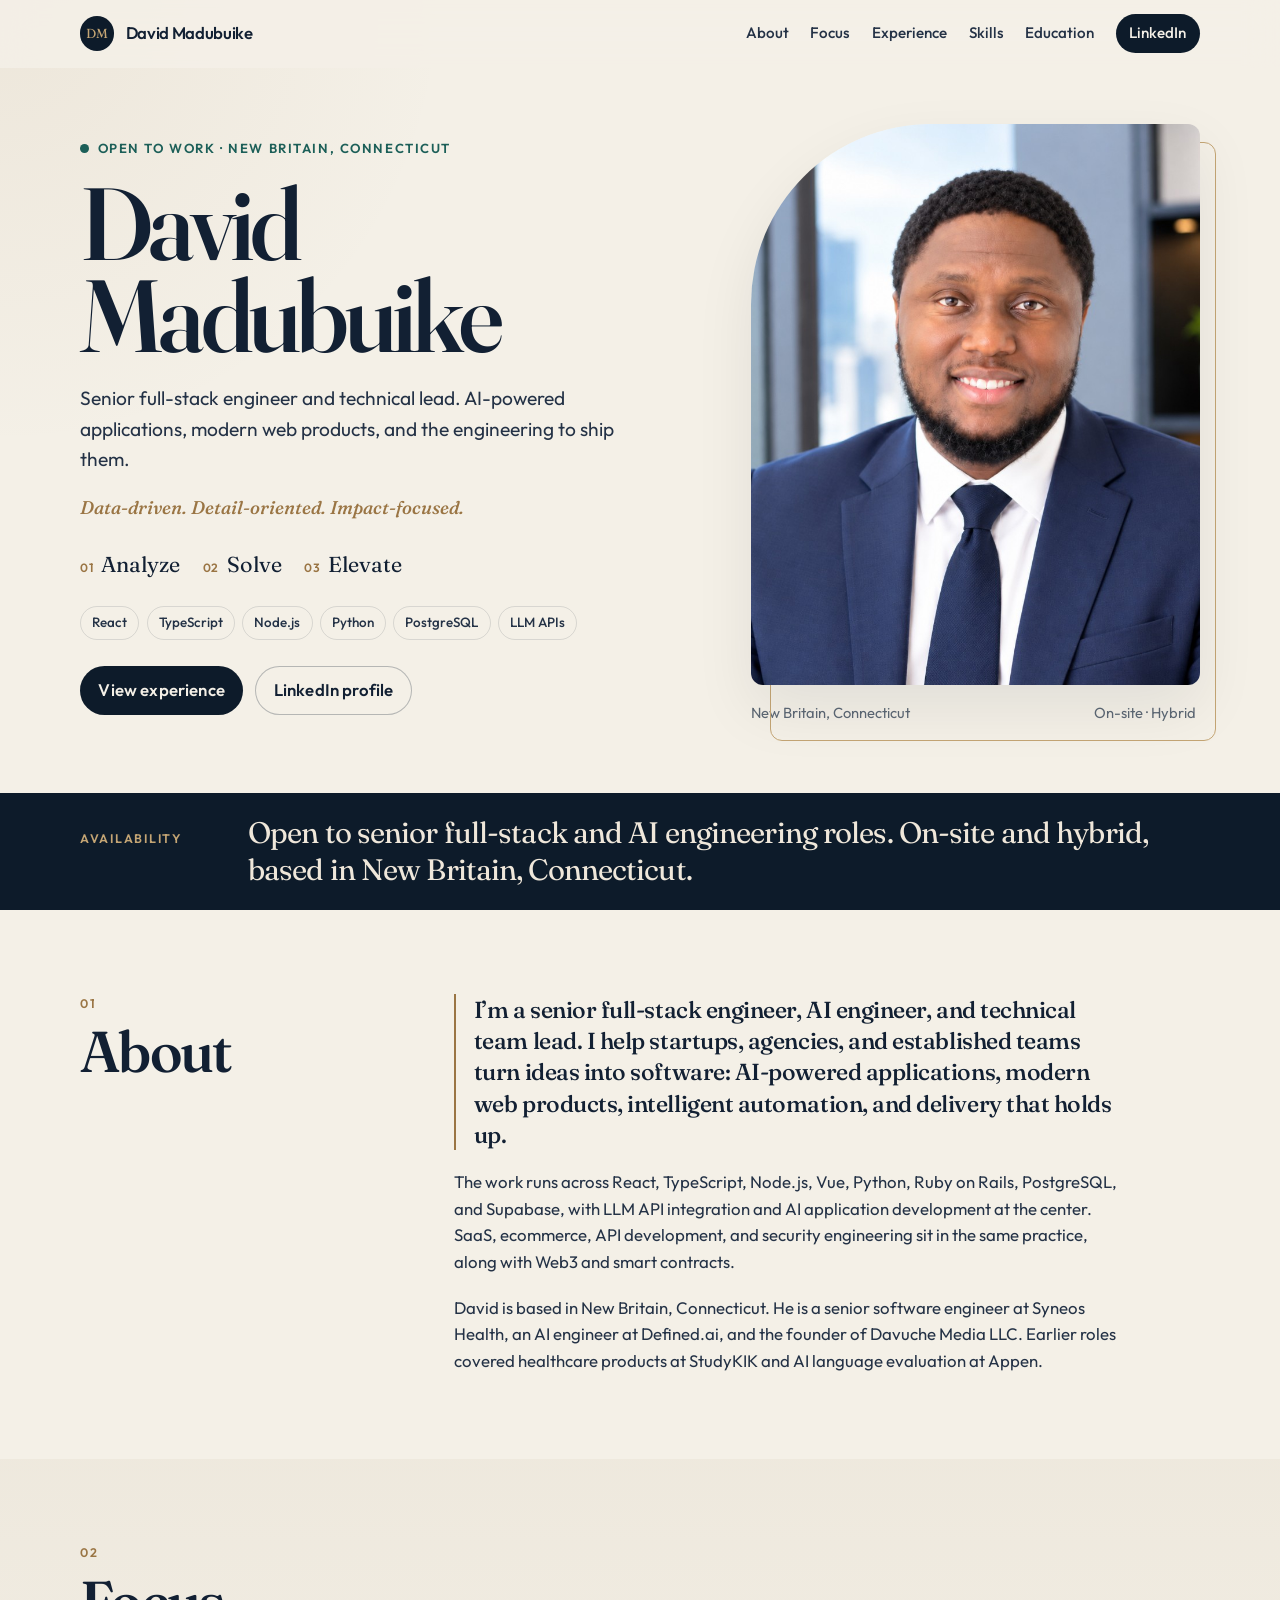
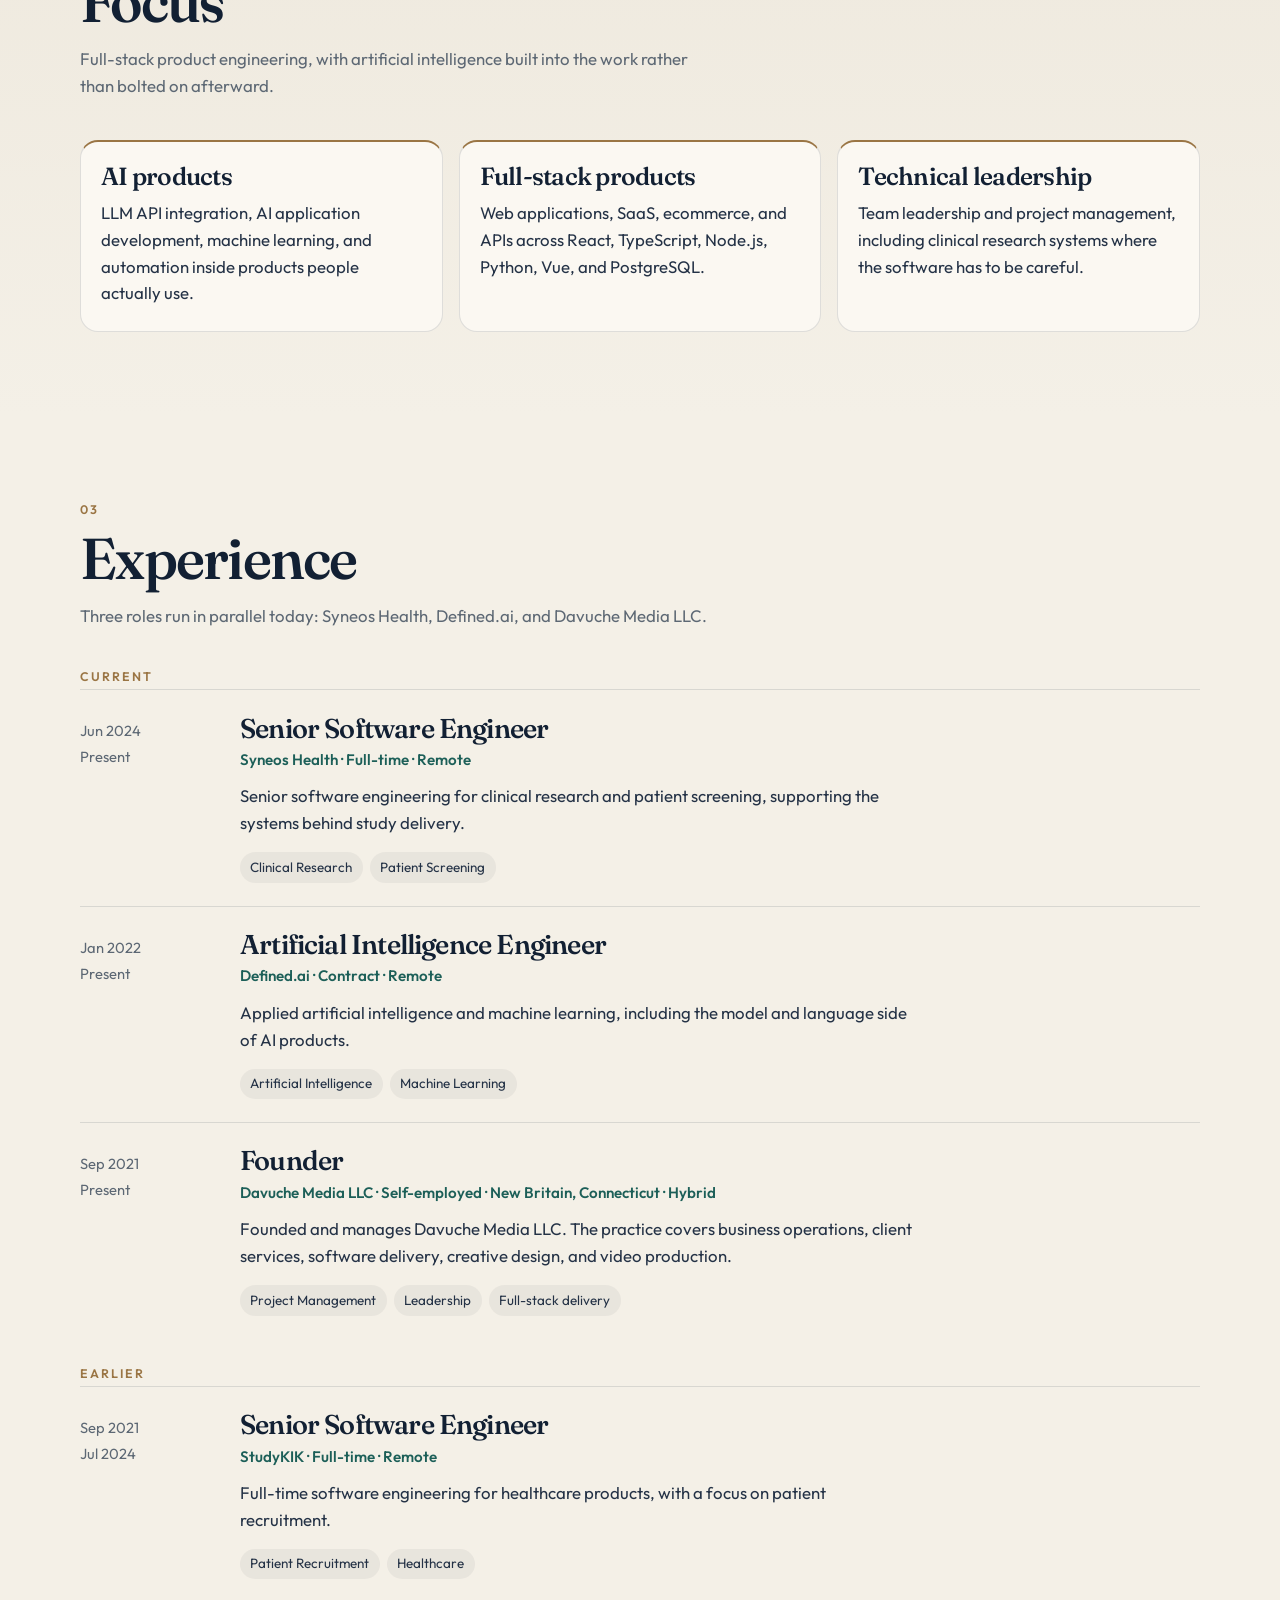
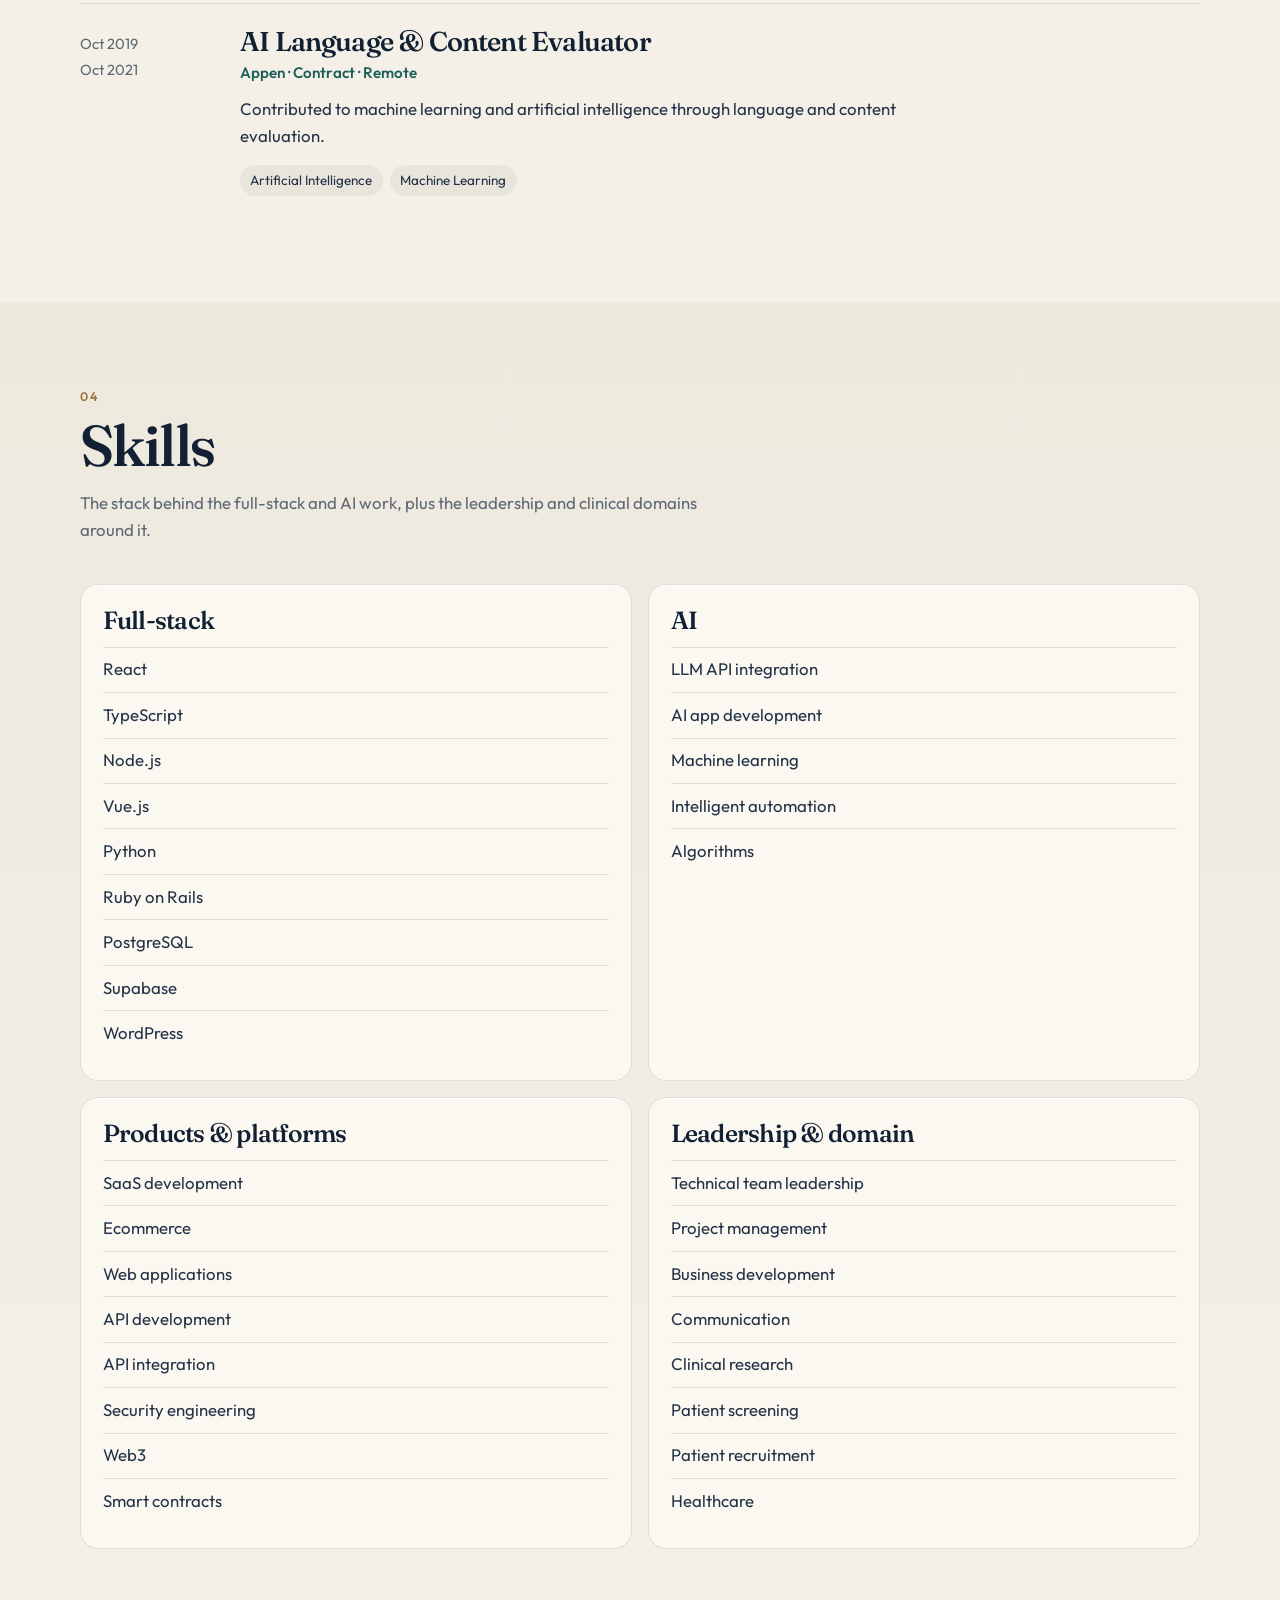
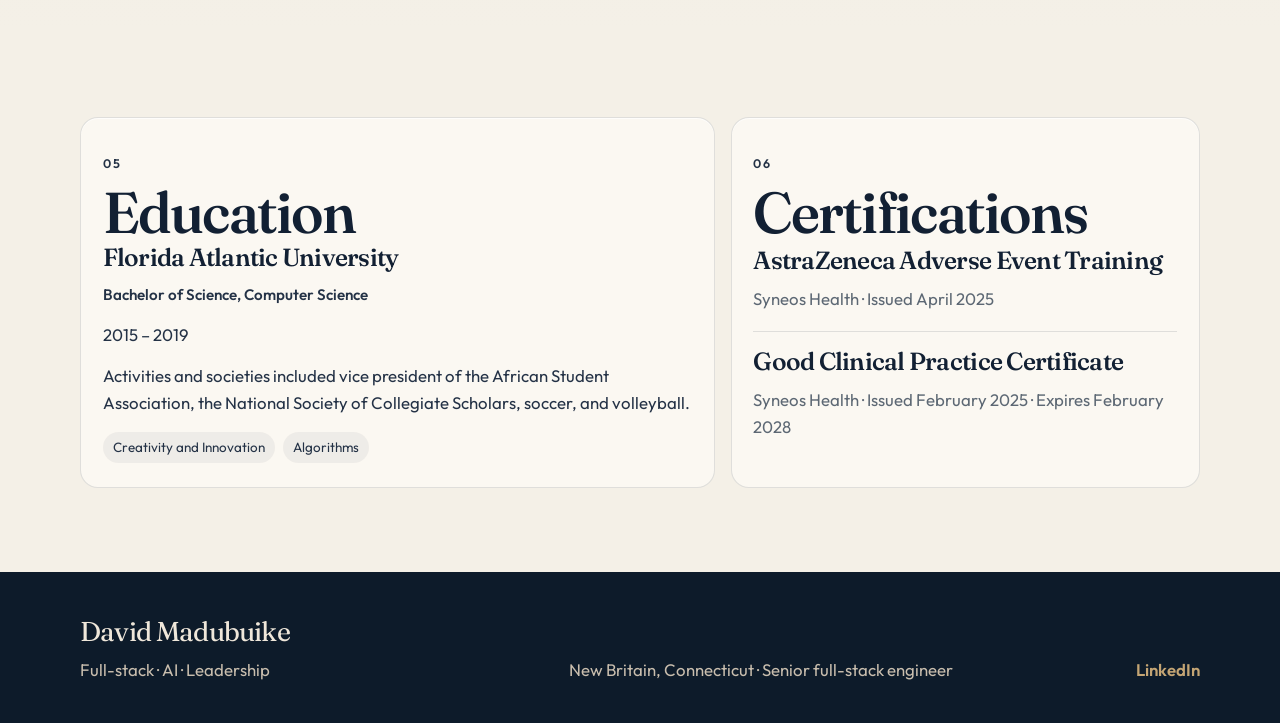
<file: index.html>
<!DOCTYPE html>
<html lang="en">
  <head>
    <meta charset="utf-8">
    <meta name="viewport" content="width=device-width, initial-scale=1">
    <title>David Madubuike — Senior Full-Stack Engineer</title>
    <meta name="description" content="David Madubuike is a senior full-stack engineer and technical lead in New Britain, Connecticut. He builds AI-powered applications and modern web products with React, TypeScript, Node.js, Python, and LLM integration.">
    <meta name="author" content="David Madubuike">
    <meta name="theme-color" content="#0d1b2a">
    <meta property="og:title" content="David Madubuike — Senior Full-Stack Engineer">
    <meta property="og:description" content="Senior full-stack engineer and technical lead. AI-powered applications, modern web products, and careful delivery.">
    <meta property="og:type" content="website">
    <link rel="icon" href="assets/favicon.svg" type="image/svg+xml">
    <link rel="preconnect" href="https://fonts.googleapis.com">
    <link rel="preconnect" href="https://fonts.gstatic.com" crossorigin>
    <link href="https://fonts.googleapis.com/css2?family=Fraunces:opsz,wght@9..144,500..640&family=Outfit:wght@400;500;600&display=swap" rel="stylesheet">
    <link rel="stylesheet" href="css/styles.css">
    <script type="application/ld+json">
      {
        "@context": "https://schema.org",
        "@type": "Person",
        "name": "David Madubuike",
        "jobTitle": "Senior Full-Stack Engineer",
        "description": "Senior full-stack engineer and technical lead who builds AI-powered applications, modern web products, and clinical research systems.",
        "address": {
          "@type": "PostalAddress",
          "addressLocality": "New Britain",
          "addressRegion": "CT",
          "addressCountry": "US"
        },
        "alumniOf": {
          "@type": "CollegeOrUniversity",
          "name": "Florida Atlantic University"
        },
        "sameAs": [
          "https://www.linkedin.com/in/david-madubuike-9845205a/"
        ],
        "knowsAbout": [
          "Full-stack engineering",
          "Artificial intelligence",
          "LLM API integration",
          "React",
          "TypeScript",
          "Node.js",
          "Python",
          "PostgreSQL",
          "SaaS development",
          "Clinical research",
          "Technical leadership"
        ]
      }
    </script>
  </head>
  <body>
    <a class="skip-link" href="#content">Skip to content</a>

    <header class="site-header">
      <div class="wrap header-inner">
        <a class="brand" href="#top">
          <span class="brand-mark" aria-hidden="true">DM</span>
          <span class="brand-name">David Madubuike</span>
        </a>
        <button class="nav-toggle" type="button" aria-expanded="false" aria-controls="site-nav">
          <span class="nav-toggle-label">Menu</span>
          <span class="nav-toggle-bars" aria-hidden="true"></span>
        </button>
        <nav class="site-nav" id="site-nav" aria-label="Primary">
          <a href="#about">About</a>
          <a href="#focus">Focus</a>
          <a href="#experience">Experience</a>
          <a href="#skills">Skills</a>
          <a href="#education">Education</a>
          <a class="nav-cta" href="https://www.linkedin.com/in/david-madubuike-9845205a/" rel="me noopener noreferrer">LinkedIn</a>
        </nav>
      </div>
    </header>

    <main id="content">
      <section class="hero" id="top">
        <div class="wrap hero-grid">
          <div class="hero-copy">
            <p class="eyebrow">
              <span class="pulse" aria-hidden="true"></span>
              Open to work · New Britain, Connecticut
            </p>
            <h1>David Madubuike</h1>
            <p class="role-line">Senior full-stack engineer and technical lead. AI-powered applications, modern web products, and the engineering to ship them.</p>
            <p class="motto">Data-driven. Detail-oriented. Impact-focused.</p>
            <ol class="principles">
              <li><span>01</span> Analyze</li>
              <li><span>02</span> Solve</li>
              <li><span>03</span> Elevate</li>
            </ol>
            <ul class="stack" aria-label="Core technologies">
              <li>React</li>
              <li>TypeScript</li>
              <li>Node.js</li>
              <li>Python</li>
              <li>PostgreSQL</li>
              <li>LLM APIs</li>
            </ul>
            <div class="hero-actions">
              <a class="button" href="#experience">View experience</a>
              <a class="button button-ghost" href="https://www.linkedin.com/in/david-madubuike-9845205a/" rel="me noopener noreferrer">LinkedIn profile</a>
            </div>
          </div>

          <figure class="portrait">
            <img src="assets/portrait.jpg" alt="Portrait of David Madubuike in a navy suit" width="1024" height="1280">
            <figcaption>
              <span>New Britain, Connecticut</span>
              <span>On-site · Hybrid</span>
            </figcaption>
          </figure>
        </div>
      </section>

      <section class="open-band" id="open-to" aria-label="Availability">
        <div class="wrap open-band-inner">
          <p class="open-kicker">Availability</p>
          <p>Open to senior full-stack and AI engineering roles. On-site and hybrid, based in New Britain, Connecticut.</p>
        </div>
      </section>

      <section class="section" id="about">
        <div class="wrap split">
          <div>
            <p class="section-index">01</p>
            <h2>About</h2>
          </div>
          <div class="prose">
            <blockquote>
              <p>I’m a senior full-stack engineer, AI engineer, and technical team lead. I help startups, agencies, and established teams turn ideas into software: AI-powered applications, modern web products, intelligent automation, and delivery that holds up.</p>
            </blockquote>
            <p>The work runs across React, TypeScript, Node.js, Vue, Python, Ruby on Rails, PostgreSQL, and Supabase, with LLM API integration and AI application development at the center. SaaS, ecommerce, API development, and security engineering sit in the same practice, along with Web3 and smart contracts.</p>
            <p>David is based in New Britain, Connecticut. He is a senior software engineer at Syneos Health, an AI engineer at Defined.ai, and the founder of Davuche Media LLC. Earlier roles covered healthcare products at StudyKIK and AI language evaluation at Appen.</p>
          </div>
        </div>
      </section>

      <section class="section section-alt" id="focus">
        <div class="wrap">
          <header class="section-head">
            <p class="section-index">02</p>
            <h2>Focus</h2>
            <p class="section-lead">Full-stack product engineering, with artificial intelligence built into the work rather than bolted on afterward.</p>
          </header>
          <div class="focus-grid">
            <article class="focus-card">
              <h3>AI products</h3>
              <p>LLM API integration, AI application development, machine learning, and automation inside products people actually use.</p>
            </article>
            <article class="focus-card">
              <h3>Full-stack products</h3>
              <p>Web applications, SaaS, ecommerce, and APIs across React, TypeScript, Node.js, Python, Vue, and PostgreSQL.</p>
            </article>
            <article class="focus-card">
              <h3>Technical leadership</h3>
              <p>Team leadership and project management, including clinical research systems where the software has to be careful.</p>
            </article>
          </div>
        </div>
      </section>

      <section class="section" id="experience">
        <div class="wrap">
          <header class="section-head">
            <p class="section-index">03</p>
            <h2>Experience</h2>
            <p class="section-lead">Three roles run in parallel today: Syneos Health, Defined.ai, and Davuche Media LLC.</p>
          </header>

          <div class="timeline">
            <h3 class="era">Current</h3>

            <article class="role">
              <div class="role-when">
                <time datetime="2024-06">Jun 2024</time>
                <span>Present</span>
              </div>
              <div class="role-body">
                <h4>Senior Software Engineer</h4>
                <p class="role-meta">Syneos Health · Full-time · Remote</p>
                <p>Senior software engineering for clinical research and patient screening, supporting the systems behind study delivery.</p>
                <ul class="tags">
                  <li>Clinical Research</li>
                  <li>Patient Screening</li>
                </ul>
              </div>
            </article>

            <article class="role">
              <div class="role-when">
                <time datetime="2022-01">Jan 2022</time>
                <span>Present</span>
              </div>
              <div class="role-body">
                <h4>Artificial Intelligence Engineer</h4>
                <p class="role-meta">Defined.ai · Contract · Remote</p>
                <p>Applied artificial intelligence and machine learning, including the model and language side of AI products.</p>
                <ul class="tags">
                  <li>Artificial Intelligence</li>
                  <li>Machine Learning</li>
                </ul>
              </div>
            </article>

            <article class="role">
              <div class="role-when">
                <time datetime="2021-09">Sep 2021</time>
                <span>Present</span>
              </div>
              <div class="role-body">
                <h4>Founder</h4>
                <p class="role-meta">Davuche Media LLC · Self-employed · New Britain, Connecticut · Hybrid</p>
                <p>Founded and manages Davuche Media LLC. The practice covers business operations, client services, software delivery, creative design, and video production.</p>
                <ul class="tags">
                  <li>Project Management</li>
                  <li>Leadership</li>
                  <li>Full-stack delivery</li>
                </ul>
              </div>
            </article>

            <h3 class="era">Earlier</h3>

            <article class="role role-past">
              <div class="role-when">
                <time datetime="2021-09">Sep 2021</time>
                <time datetime="2024-07">Jul 2024</time>
              </div>
              <div class="role-body">
                <h4>Senior Software Engineer</h4>
                <p class="role-meta">StudyKIK · Full-time · Remote</p>
                <p>Full-time software engineering for healthcare products, with a focus on patient recruitment.</p>
                <ul class="tags">
                  <li>Patient Recruitment</li>
                  <li>Healthcare</li>
                </ul>
              </div>
            </article>

            <article class="role role-past">
              <div class="role-when">
                <time datetime="2019-10">Oct 2019</time>
                <time datetime="2021-10">Oct 2021</time>
              </div>
              <div class="role-body">
                <h4>AI Language &amp; Content Evaluator</h4>
                <p class="role-meta">Appen · Contract · Remote</p>
                <p>Contributed to machine learning and artificial intelligence through language and content evaluation.</p>
                <ul class="tags">
                  <li>Artificial Intelligence</li>
                  <li>Machine Learning</li>
                </ul>
              </div>
            </article>
          </div>
        </div>
      </section>

      <section class="section section-alt" id="skills">
        <div class="wrap">
          <header class="section-head">
            <p class="section-index">04</p>
            <h2>Skills</h2>
            <p class="section-lead">The stack behind the full-stack and AI work, plus the leadership and clinical domains around it.</p>
          </header>
          <div class="skill-grid">
            <article class="skill-card">
              <h3>Full-stack</h3>
              <ul>
                <li>React</li>
                <li>TypeScript</li>
                <li>Node.js</li>
                <li>Vue.js</li>
                <li>Python</li>
                <li>Ruby on Rails</li>
                <li>PostgreSQL</li>
                <li>Supabase</li>
                <li>WordPress</li>
              </ul>
            </article>
            <article class="skill-card">
              <h3>AI</h3>
              <ul>
                <li>LLM API integration</li>
                <li>AI app development</li>
                <li>Machine learning</li>
                <li>Intelligent automation</li>
                <li>Algorithms</li>
              </ul>
            </article>
            <article class="skill-card">
              <h3>Products &amp; platforms</h3>
              <ul>
                <li>SaaS development</li>
                <li>Ecommerce</li>
                <li>Web applications</li>
                <li>API development</li>
                <li>API integration</li>
                <li>Security engineering</li>
                <li>Web3</li>
                <li>Smart contracts</li>
              </ul>
            </article>
            <article class="skill-card">
              <h3>Leadership &amp; domain</h3>
              <ul>
                <li>Technical team leadership</li>
                <li>Project management</li>
                <li>Business development</li>
                <li>Communication</li>
                <li>Clinical research</li>
                <li>Patient screening</li>
                <li>Patient recruitment</li>
                <li>Healthcare</li>
              </ul>
            </article>
          </div>
        </div>
      </section>

      <section class="section" id="education">
        <div class="wrap edu-grid">
          <article class="panel">
            <p class="section-index">05</p>
            <h2>Education</h2>
            <h3 class="panel-title">Florida Atlantic University</h3>
            <p class="role-meta">Bachelor of Science, Computer Science</p>
            <p class="years"><time datetime="2015">2015</time> – <time datetime="2019">2019</time></p>
            <p>Activities and societies included vice president of the African Student Association, the National Society of Collegiate Scholars, soccer, and volleyball.</p>
            <ul class="tags">
              <li>Creativity and Innovation</li>
              <li>Algorithms</li>
            </ul>
          </article>

          <article class="panel" id="certifications">
            <p class="section-index">06</p>
            <h2>Certifications</h2>
            <ul class="certs">
              <li>
                <h3>AstraZeneca Adverse Event Training</h3>
                <p>Syneos Health · Issued April 2025</p>
              </li>
              <li>
                <h3>Good Clinical Practice Certificate</h3>
                <p>Syneos Health · Issued February 2025 · Expires February 2028</p>
              </li>
            </ul>
          </article>
        </div>
      </section>
    </main>

    <footer class="site-footer">
      <div class="wrap footer-inner">
        <div>
          <p class="footer-name">David Madubuike</p>
          <p class="footer-line">Full-stack · AI · Leadership</p>
        </div>
        <p class="footer-meta">New Britain, Connecticut · Senior full-stack engineer</p>
        <a class="footer-link" href="https://www.linkedin.com/in/david-madubuike-9845205a/" rel="me noopener noreferrer">LinkedIn</a>
      </div>
    </footer>

    <script src="js/main.js"></script>
  </body>
</html>
</file>
<file: css/styles.css>
:root {
  --ink: #122033;
  --ink-soft: #243246;
  --deep: #0d1b2a;
  --paper: #f4f0e7;
  --paper-raised: #fbf8f2;
  --sand: #e7e0d2;
  --brass: #9a7544;
  --brass-soft: #c4a574;
  --sea: #1c5f58;
  --muted: #5d6874;
  --line: rgba(18, 32, 51, 0.12);
  --shadow: 0 24px 60px rgba(13, 27, 42, 0.08);
  --serif: "Fraunces", "Iowan Old Style", Palatino, "Palatino Linotype", serif;
  --sans: "Outfit", "Avenir Next", "Segoe UI", sans-serif;
  --header: 4.25rem;
}

*,
*::before,
*::after {
  box-sizing: border-box;
}

html {
  scroll-behavior: smooth;
}

body {
  margin: 0;
  background:
    radial-gradient(circle at 0 0, rgba(154, 117, 68, 0.08), transparent 28rem),
    var(--paper);
  color: var(--ink);
  font-family: var(--sans);
  font-size: 1.05rem;
  font-weight: 400;
  line-height: 1.6;
}

img {
  max-width: 100%;
  display: block;
}

a {
  color: inherit;
}

h1,
h2,
h3,
h4 {
  font-family: var(--serif);
  font-weight: 560;
  letter-spacing: -0.03em;
  line-height: 1.05;
  margin: 0;
}

p,
ul,
ol,
blockquote {
  margin: 0;
}

.wrap {
  width: min(1120px, calc(100% - 2.5rem));
  margin-inline: auto;
}

.skip-link {
  position: absolute;
  left: 1rem;
  top: -4rem;
  z-index: 30;
  background: var(--deep);
  color: var(--paper);
  padding: 0.6rem 0.9rem;
  border-radius: 999px;
}

.skip-link:focus {
  top: 0.75rem;
}

.site-header {
  position: sticky;
  top: 0;
  z-index: 20;
  height: var(--header);
  background: rgba(244, 240, 231, 0.88);
  backdrop-filter: blur(16px);
  border-bottom: 1px solid transparent;
}

.site-header.is-scrolled {
  border-bottom-color: var(--line);
}

.header-inner {
  height: 100%;
  display: flex;
  align-items: center;
  justify-content: space-between;
  gap: 1.5rem;
}

.brand {
  display: inline-flex;
  align-items: center;
  gap: 0.7rem;
  text-decoration: none;
  min-width: 0;
}

.brand-mark {
  display: grid;
  place-items: center;
  width: 2.15rem;
  height: 2.15rem;
  border-radius: 50%;
  background: var(--deep);
  color: var(--brass-soft);
  font-family: var(--serif);
  font-size: 0.82rem;
  letter-spacing: 0.04em;
  flex: none;
}

.brand-name {
  font-weight: 560;
  letter-spacing: -0.02em;
}

.site-nav {
  display: flex;
  align-items: center;
  gap: 1.35rem;
}

.site-nav a {
  text-decoration: none;
  color: var(--ink-soft);
  font-size: 0.95rem;
  font-weight: 500;
}

.site-nav a:hover,
.site-nav a:focus-visible {
  color: var(--ink);
}

.nav-cta {
  padding: 0.45rem 0.85rem;
  border-radius: 999px;
  background: var(--deep);
  color: var(--paper) !important;
}

.nav-toggle {
  display: none;
  align-items: center;
  gap: 0.55rem;
  border: 0;
  background: transparent;
  color: var(--ink);
  font: inherit;
  font-size: 0.92rem;
  font-weight: 560;
  cursor: pointer;
}

.nav-toggle-bars,
.nav-toggle-bars::before,
.nav-toggle-bars::after {
  display: block;
  width: 1.15rem;
  height: 1.5px;
  background: currentColor;
  position: relative;
}

.nav-toggle-bars::before,
.nav-toggle-bars::after {
  content: "";
  position: absolute;
  left: 0;
}

.nav-toggle-bars::before {
  top: -5px;
}

.nav-toggle-bars::after {
  top: 5px;
}

.hero {
  padding: 3.5rem 0 4.25rem;
}

.hero-grid {
  display: grid;
  grid-template-columns: minmax(0, 1.15fr) minmax(280px, 0.85fr);
  gap: 4rem;
  align-items: center;
}

.eyebrow {
  display: inline-flex;
  align-items: center;
  gap: 0.55rem;
  margin-bottom: 1.15rem;
  color: var(--sea);
  font-size: 0.82rem;
  font-weight: 600;
  letter-spacing: 0.12em;
  text-transform: uppercase;
}

.pulse {
  width: 0.55rem;
  height: 0.55rem;
  border-radius: 50%;
  background: var(--sea);
  box-shadow: 0 0 0 0 rgba(28, 95, 88, 0.45);
}

.hero h1 {
  margin: 0;
  font-size: clamp(3.4rem, 8vw, 6.6rem);
  font-weight: 560;
  letter-spacing: -0.045em;
  line-height: 0.9;
}

.role-line {
  max-width: 36rem;
  margin-top: 1.35rem;
  font-size: 1.2rem;
  color: var(--ink-soft);
}

.motto {
  margin-top: 1.1rem;
  color: var(--brass);
  font-family: var(--serif);
  font-size: 1.15rem;
  font-style: italic;
  font-weight: 500;
}

.principles {
  display: flex;
  flex-wrap: wrap;
  gap: 0.7rem 1.4rem;
  margin-top: 1.6rem;
  padding: 0;
  list-style: none;
}

.principles li {
  display: inline-flex;
  align-items: baseline;
  gap: 0.45rem;
  font-family: var(--serif);
  font-size: 1.35rem;
}

.principles span {
  color: var(--brass);
  font-family: var(--sans);
  font-size: 0.75rem;
  font-weight: 600;
  letter-spacing: 0.08em;
}

.stack {
  display: flex;
  flex-wrap: wrap;
  gap: 0.45rem;
  margin: 1.5rem 0 0;
  padding: 0;
  list-style: none;
}

.stack li {
  padding: 0.32rem 0.7rem;
  border: 1px solid var(--line);
  border-radius: 999px;
  color: var(--ink-soft);
  font-size: 0.84rem;
  font-weight: 500;
}

.hero-actions {
  display: flex;
  flex-wrap: wrap;
  gap: 0.75rem;
  margin-top: 1.6rem;
}

.button {
  display: inline-flex;
  align-items: center;
  justify-content: center;
  min-height: 2.9rem;
  padding: 0.7rem 1.15rem;
  border-radius: 999px;
  background: var(--deep);
  color: var(--paper);
  text-decoration: none;
  font-weight: 560;
  letter-spacing: 0.01em;
}

.button:hover,
.button:focus-visible {
  background: #17324a;
}

.button-ghost {
  background: transparent;
  color: var(--ink);
  box-shadow: inset 0 0 0 1px rgba(18, 32, 51, 0.28);
}

.button-ghost:hover,
.button-ghost:focus-visible {
  background: rgba(18, 32, 51, 0.04);
}

.portrait {
  margin: 0;
  position: relative;
}

.portrait img {
  width: 100%;
  height: auto;
  aspect-ratio: 4 / 5;
  object-fit: cover;
  object-position: center 22%;
  border-radius: 180px 12px 12px 12px;
  position: relative;
  z-index: 1;
  box-shadow: var(--shadow);
}

.portrait::before {
  content: "";
  position: absolute;
  inset: 1.15rem -1rem -1rem 1.15rem;
  border: 1px solid var(--brass-soft);
  border-radius: 180px 12px 12px 12px;
}

.portrait figcaption {
  display: flex;
  justify-content: space-between;
  gap: 1rem;
  margin-top: 1rem;
  padding-right: 0.25rem;
  color: var(--muted);
  font-size: 0.92rem;
}

.open-band {
  background: var(--deep);
  color: #efe7da;
}

.open-band-inner {
  display: grid;
  grid-template-columns: 9rem 1fr;
  gap: 1.5rem;
  align-items: baseline;
  padding: 1.35rem 0;
}

.open-kicker {
  color: var(--brass-soft);
  font-size: 0.78rem;
  font-weight: 600;
  letter-spacing: 0.14em;
  text-transform: uppercase;
}

.open-band p:last-child {
  font-family: var(--serif);
  font-size: clamp(1.35rem, 2.4vw, 1.85rem);
  line-height: 1.25;
  letter-spacing: -0.03em;
}

section[id] {
  scroll-margin-top: calc(var(--header) + 0.75rem);
}

.section {
  padding: 5.25rem 0;
}

.section-alt {
  background: linear-gradient(180deg, rgba(231, 224, 210, 0.45), rgba(244, 240, 231, 0.2));
}

.section-index {
  margin-bottom: 0.55rem;
  color: var(--brass);
  font-size: 0.78rem;
  font-weight: 600;
  letter-spacing: 0.16em;
}

.split {
  display: grid;
  grid-template-columns: minmax(160px, 0.7fr) minmax(0, 1.6fr);
  gap: 3rem;
}

.split h2,
.section-head h2,
.panel h2 {
  margin: 0;
  font-size: clamp(2.4rem, 5vw, 3.6rem);
}

.prose {
  display: grid;
  gap: 1.15rem;
  max-width: 42rem;
  color: var(--ink-soft);
}

.prose h1 {
  font-size: clamp(2.4rem, 5vw, 3.6rem);
}

.prose blockquote {
  margin: 0;
  padding-left: 1.1rem;
  border-left: 2px solid var(--brass);
  color: var(--ink);
  font-family: var(--serif);
  font-size: 1.45rem;
  font-weight: 500;
  line-height: 1.35;
  letter-spacing: -0.02em;
}

.section-head {
  max-width: 40rem;
  margin-bottom: 2.5rem;
}

.section-lead {
  margin-top: 0.85rem;
  color: var(--muted);
}

.timeline {
  display: grid;
  gap: 0;
}

.era {
  margin: 1.75rem 0 0.4rem;
  color: var(--brass);
  font-family: var(--sans);
  font-size: 0.78rem;
  font-weight: 600;
  letter-spacing: 0.16em;
  text-transform: uppercase;
}

.era:first-child {
  margin-top: 0;
}

.role {
  display: grid;
  grid-template-columns: 8.5rem minmax(0, 1fr);
  gap: 1.5rem;
  padding: 1.45rem 0;
  border-top: 1px solid var(--line);
}

.role-when {
  display: flex;
  flex-direction: column;
  gap: 0.15rem;
  color: var(--muted);
  font-size: 0.92rem;
  padding-top: 0.35rem;
}

.role-body h4 {
  margin: 0;
  font-size: 1.7rem;
}

.role-meta {
  margin-top: 0.35rem;
  color: var(--sea);
  font-size: 0.95rem;
  font-weight: 560;
}

.role-body p:not(.role-meta) {
  margin-top: 0.7rem;
  max-width: 42rem;
  color: var(--ink-soft);
}

.tags {
  display: flex;
  flex-wrap: wrap;
  gap: 0.45rem;
  margin-top: 0.95rem;
  padding: 0;
  list-style: none;
}

.tags li {
  padding: 0.28rem 0.65rem;
  border-radius: 999px;
  background: rgba(18, 32, 51, 0.05);
  color: var(--ink-soft);
  font-size: 0.84rem;
}

.focus-grid {
  display: grid;
  grid-template-columns: repeat(3, minmax(0, 1fr));
  gap: 1rem;
}

.focus-card {
  padding: 1.35rem 1.25rem 1.5rem;
  background: var(--paper-raised);
  border: 1px solid var(--line);
  border-top: 2px solid var(--brass);
  border-radius: 18px;
}

.focus-card h3 {
  margin: 0 0 0.65rem;
  font-size: 1.55rem;
}

.focus-card p {
  color: var(--ink-soft);
}

.skill-grid {
  display: grid;
  grid-template-columns: repeat(2, minmax(0, 1fr));
  gap: 1rem;
}

.skill-card,
.panel {
  background: var(--paper-raised);
  border: 1px solid var(--line);
  border-radius: 18px;
  padding: 1.4rem 1.35rem 1.5rem;
  box-shadow: 0 1px 0 rgba(255, 255, 255, 0.7) inset;
}

.skill-card h3,
.certs h3,
.panel-title {
  margin: 0 0 0.85rem;
  font-size: 1.55rem;
}

.skill-card ul,
.certs {
  margin: 0;
  padding: 0;
  list-style: none;
}

.skill-card li {
  padding: 0.55rem 0;
  border-top: 1px solid var(--line);
  color: var(--ink-soft);
}

.edu-grid {
  display: grid;
  grid-template-columns: 1.15fr 0.85fr;
  gap: 1rem;
  align-items: stretch;
}

.panel .role-meta,
.years {
  margin-top: 0.35rem;
}

.years {
  color: var(--muted);
}

.panel p {
  margin-top: 0.9rem;
  color: var(--ink-soft);
}

.certs {
  display: grid;
  gap: 1.1rem;
}

.certs li {
  padding-top: 1rem;
  border-top: 1px solid var(--line);
}

.certs li:first-child {
  padding-top: 0.2rem;
  border-top: 0;
}

.certs p {
  margin: 0.35rem 0 0;
  color: var(--muted);
}

.site-footer {
  background: var(--deep);
  color: #efe7da;
  padding: 2.4rem 0;
}

.footer-inner {
  display: grid;
  grid-template-columns: 1.2fr 1.4fr auto;
  gap: 1.5rem;
  align-items: end;
}

.footer-name {
  font-family: var(--serif);
  font-size: 1.7rem;
  letter-spacing: -0.03em;
}

.footer-line,
.footer-meta {
  color: #c9beae;
}

.footer-line {
  margin-top: 0.25rem;
}

.footer-link {
  justify-self: end;
  text-decoration: none;
  color: var(--brass-soft);
  font-weight: 600;
}

.footer-link:hover,
.footer-link:focus-visible {
  color: white;
}

:focus-visible {
  outline: 2px solid var(--brass);
  outline-offset: 3px;
}

::selection {
  background: #1c5f58;
  color: #f4f0e7;
}

@media (prefers-reduced-motion: no-preference) {
  .pulse {
    animation: pulse 2.4s ease-out infinite;
  }

  .hero-copy > * {
    animation: rise 0.7s ease both;
  }

  .hero-copy > *:nth-child(2) { animation-delay: 0.06s; }
  .hero-copy > *:nth-child(3) { animation-delay: 0.12s; }
  .hero-copy > *:nth-child(4) { animation-delay: 0.18s; }
  .hero-copy > *:nth-child(5) { animation-delay: 0.24s; }
  .hero-copy > *:nth-child(6) { animation-delay: 0.3s; }

  .portrait img {
    animation: rise 0.8s ease 0.12s both;
  }
}

@keyframes rise {
  from {
    opacity: 0;
    transform: translateY(14px);
  }
  to {
    opacity: 1;
    transform: none;
  }
}

@keyframes pulse {
  0% { box-shadow: 0 0 0 0 rgba(28, 95, 88, 0.45); }
  70% { box-shadow: 0 0 0 8px rgba(28, 95, 88, 0); }
  100% { box-shadow: 0 0 0 0 rgba(28, 95, 88, 0); }
}

@media (max-width: 900px) {
  .hero-grid,
  .split,
  .focus-grid,
  .skill-grid,
  .edu-grid,
  .footer-inner,
  .open-band-inner {
    grid-template-columns: 1fr;
  }

  .hero {
    padding-top: 2.2rem;
  }

  .hero-grid {
    gap: 2.2rem;
  }

  .portrait {
    max-width: 28rem;
  }

  .open-band-inner {
    gap: 0.4rem;
  }

  .footer-link {
    justify-self: start;
  }

  .nav-toggle {
    display: inline-flex;
  }

  .site-nav {
    position: absolute;
    top: var(--header);
    left: 0;
    right: 0;
    display: none;
    flex-direction: column;
    align-items: flex-start;
    gap: 0.2rem;
    padding: 0.6rem 1.25rem 1.1rem;
    background: rgba(251, 248, 242, 0.98);
    border-bottom: 1px solid var(--line);
  }

  .site-nav.is-open {
    display: flex;
  }

  .site-nav a {
    width: 100%;
    padding: 0.7rem 0;
  }

  .nav-cta {
    width: auto;
    margin-top: 0.35rem;
  }
}

@media (max-width: 640px) {
  .wrap {
    width: min(1120px, calc(100% - 1.5rem));
  }

  .role {
    grid-template-columns: 1fr;
    gap: 0.35rem;
  }

  .role-when {
    flex-direction: row;
    gap: 0.45rem;
    padding-top: 0;
  }

  .role-when span::before,
  .role-past .role-when time + time::before {
    content: "–";
    margin-right: 0.45rem;
  }

  .hero h1 {
    font-size: clamp(3rem, 16vw, 4.4rem);
  }

  .section {
    padding: 3.6rem 0;
  }

  .prose blockquote {
    font-size: 1.25rem;
  }
}

@media (prefers-reduced-motion: reduce) {
  html {
    scroll-behavior: auto;
  }
}
</file>
